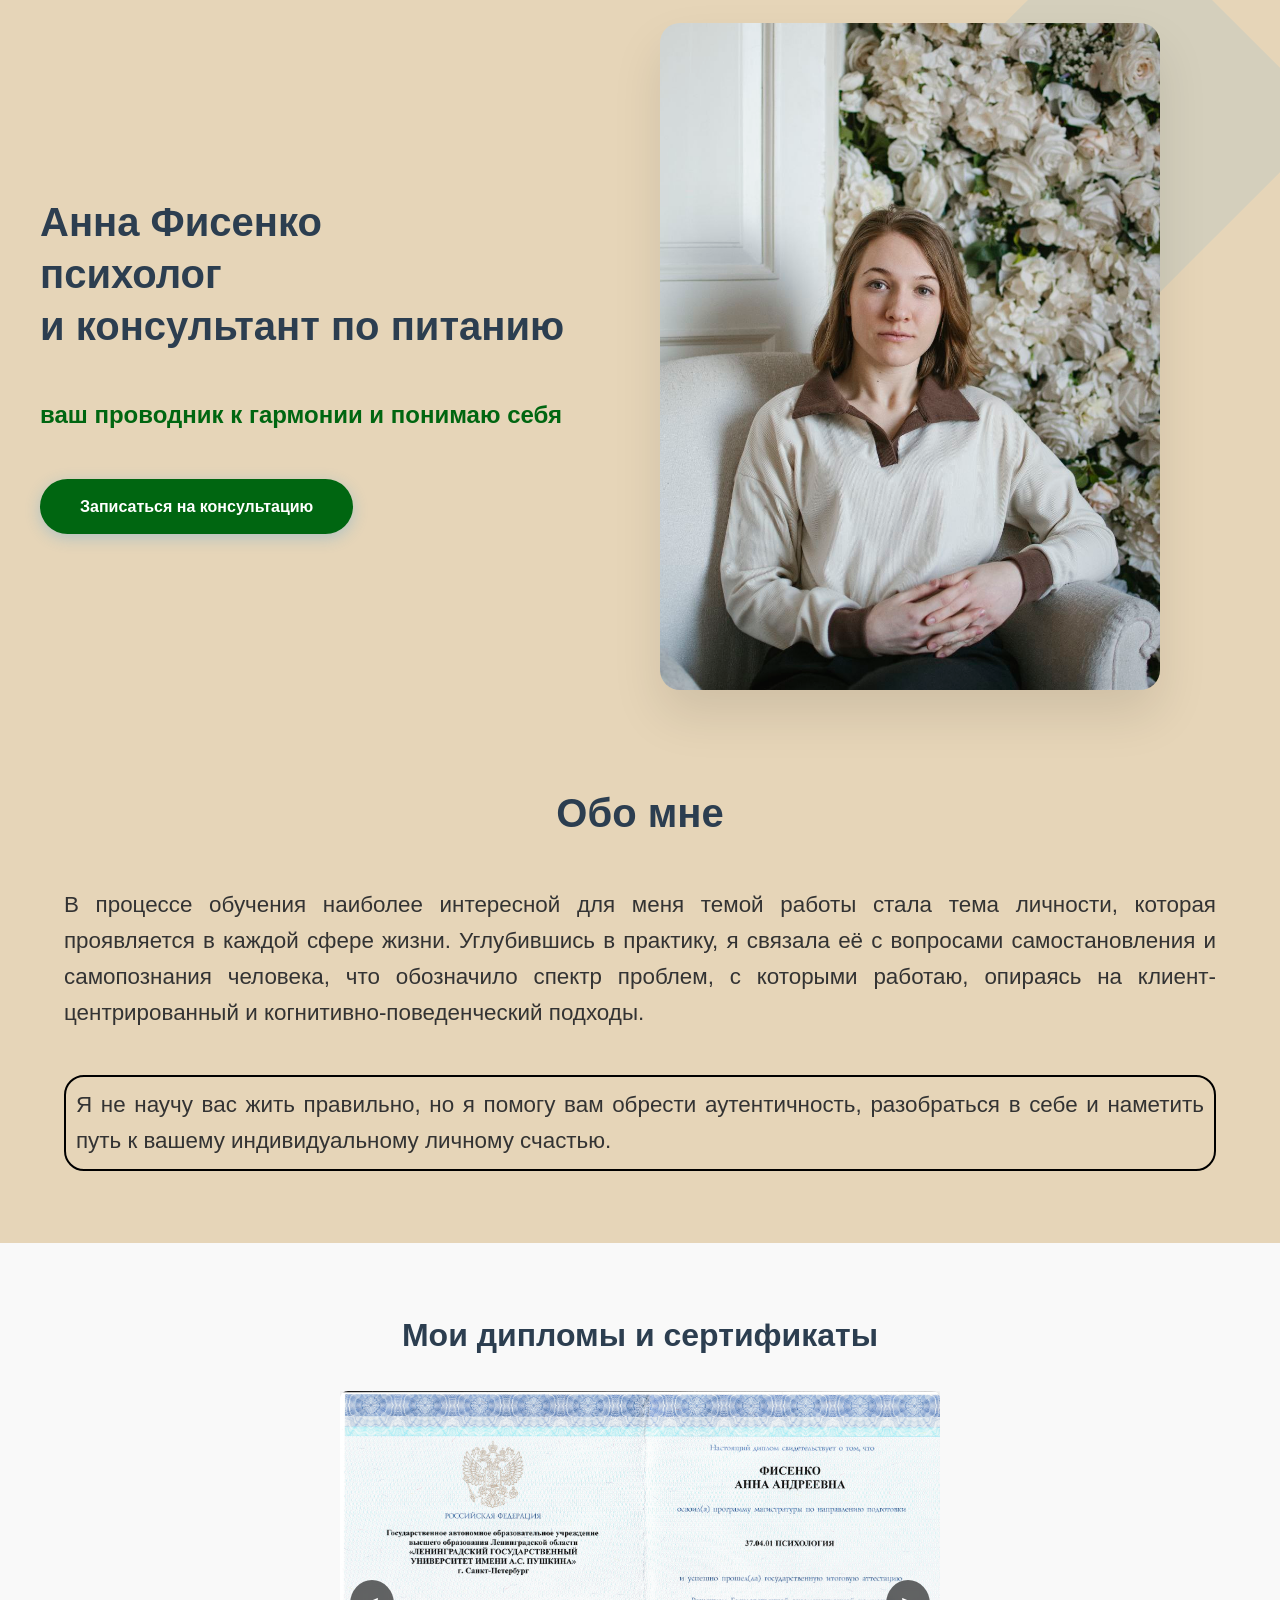
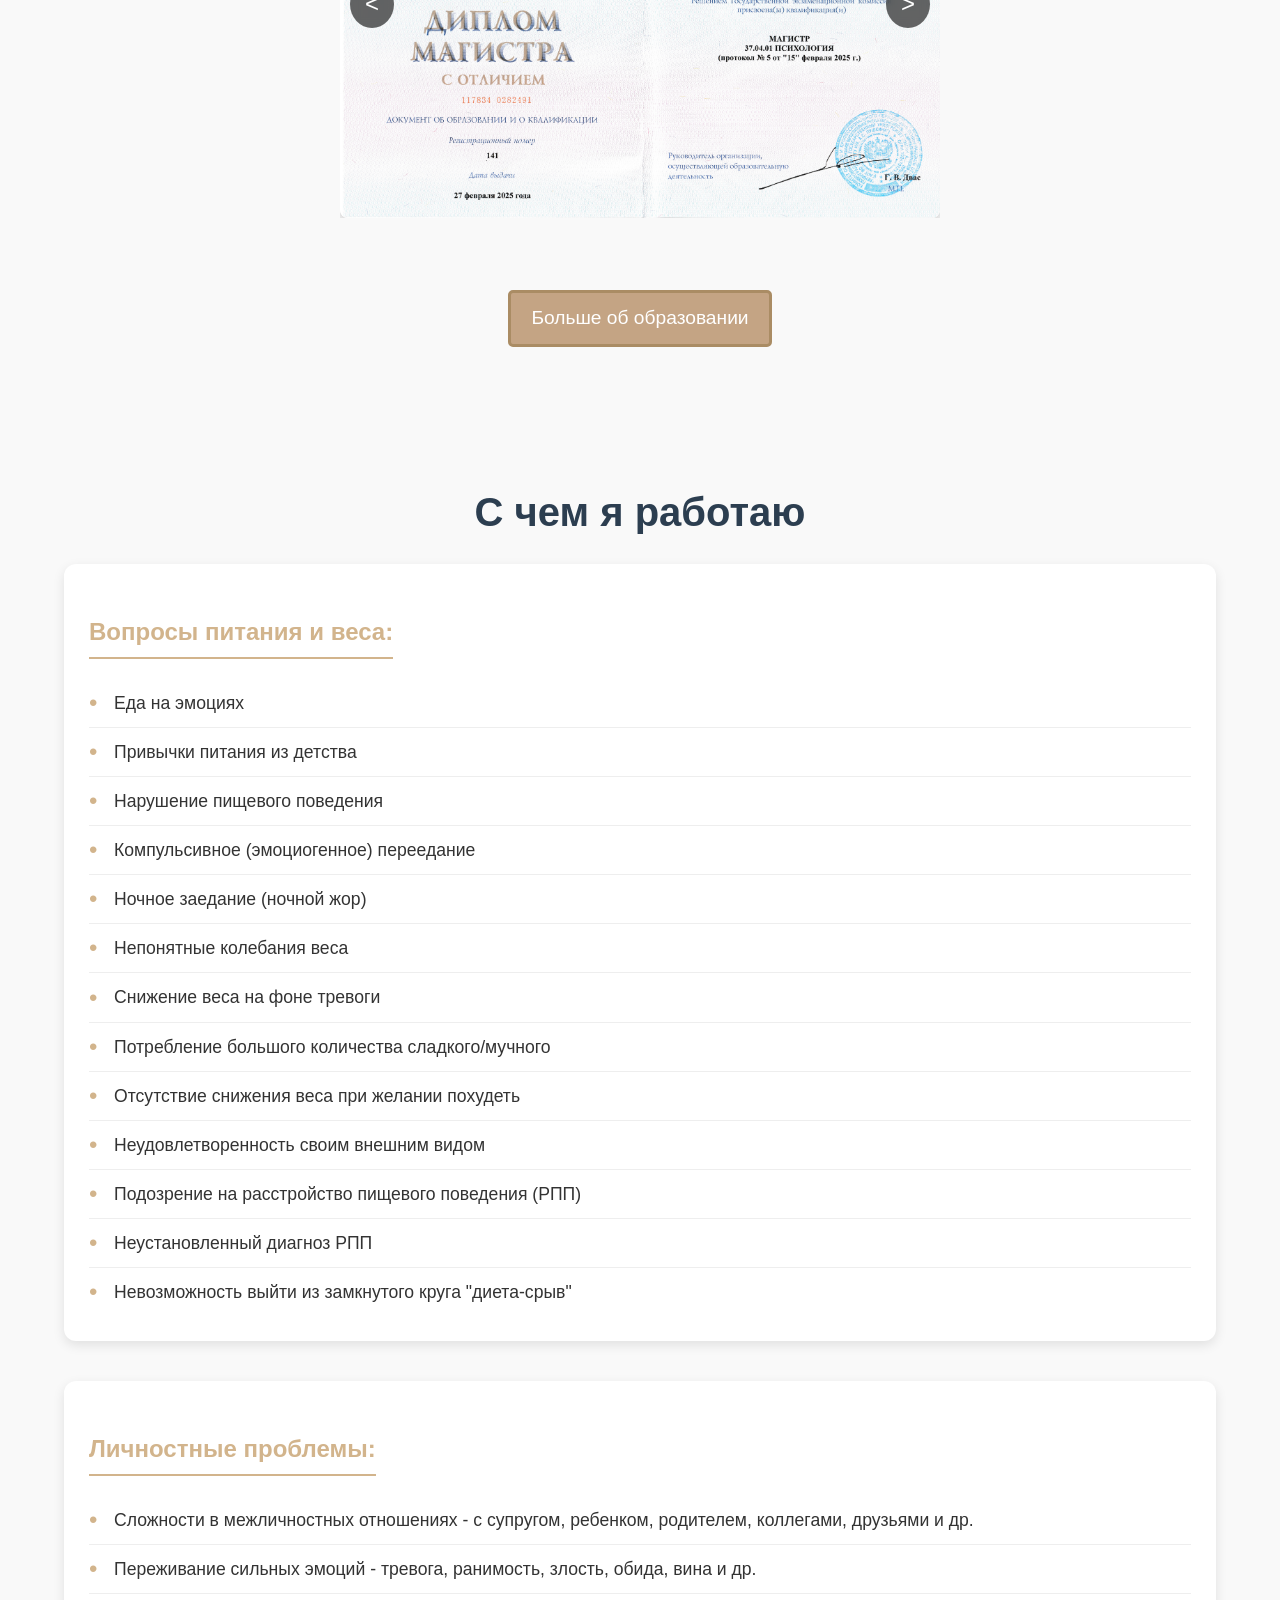
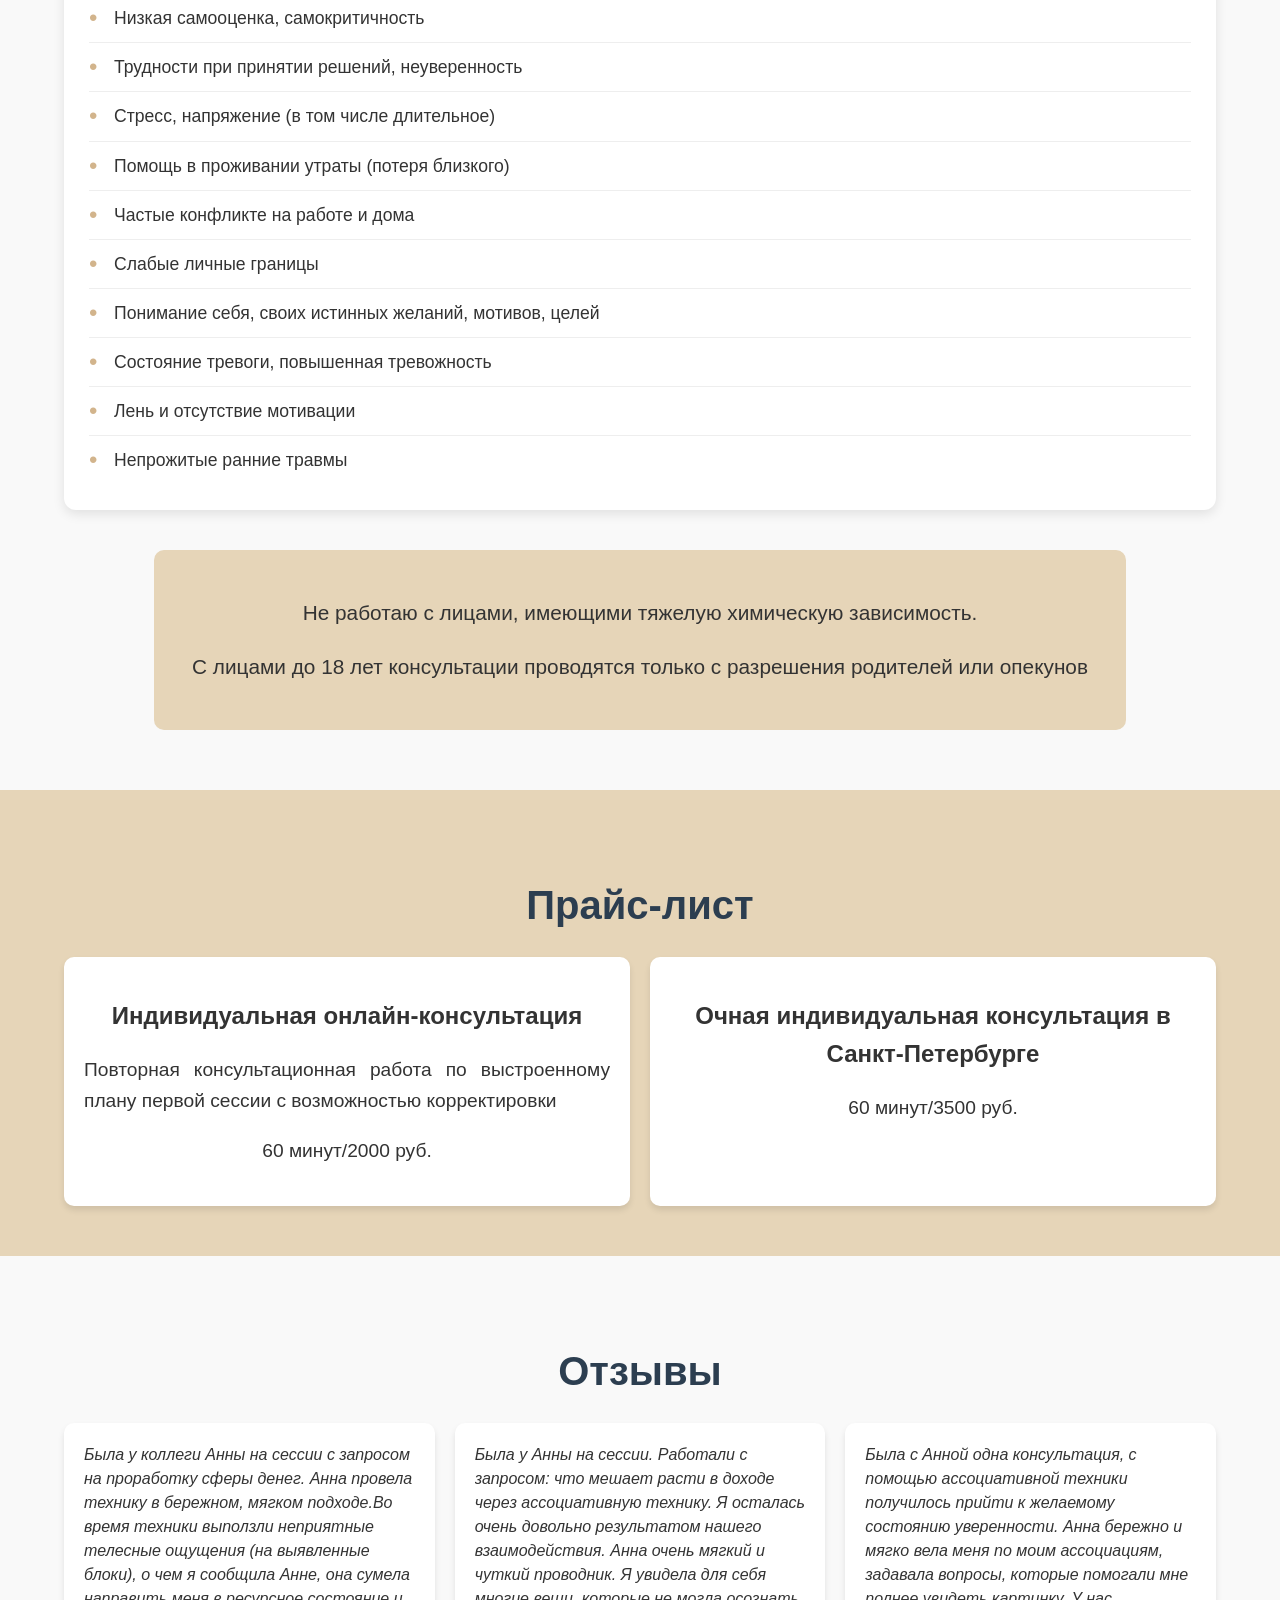
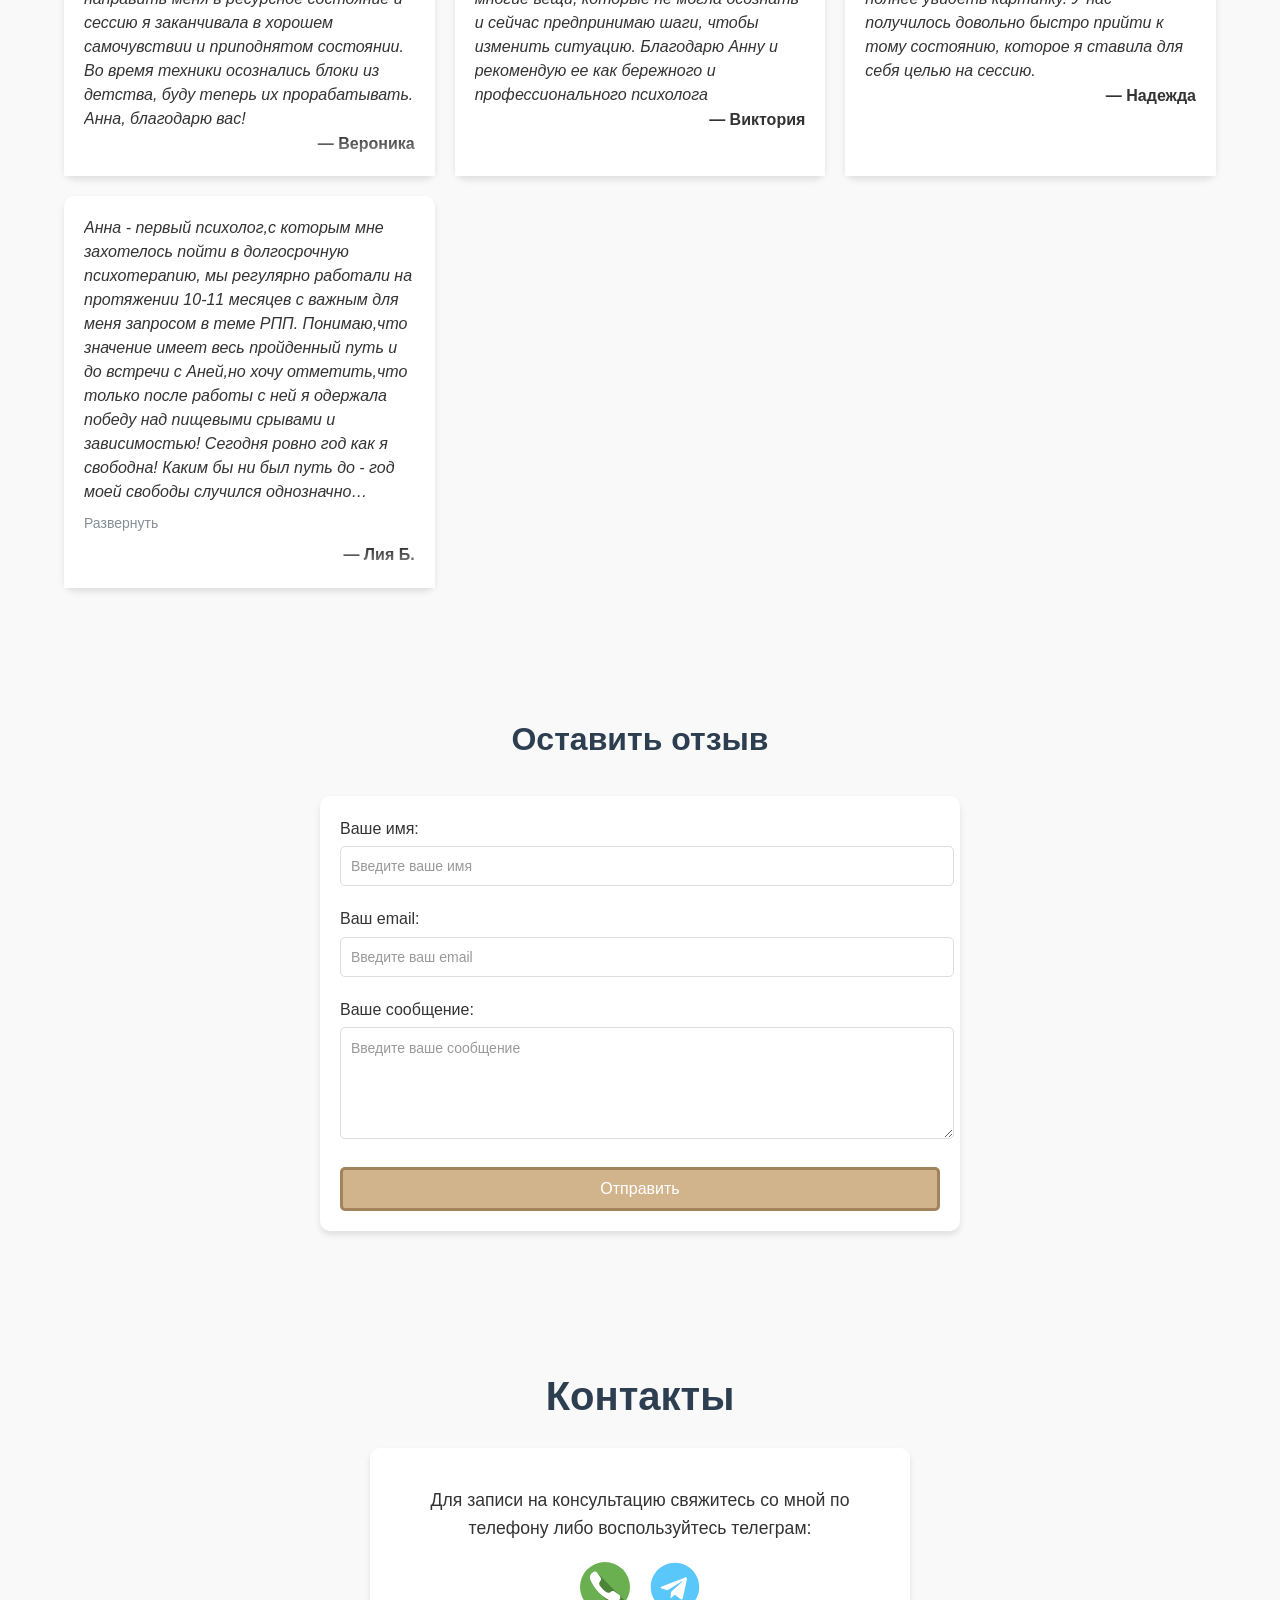
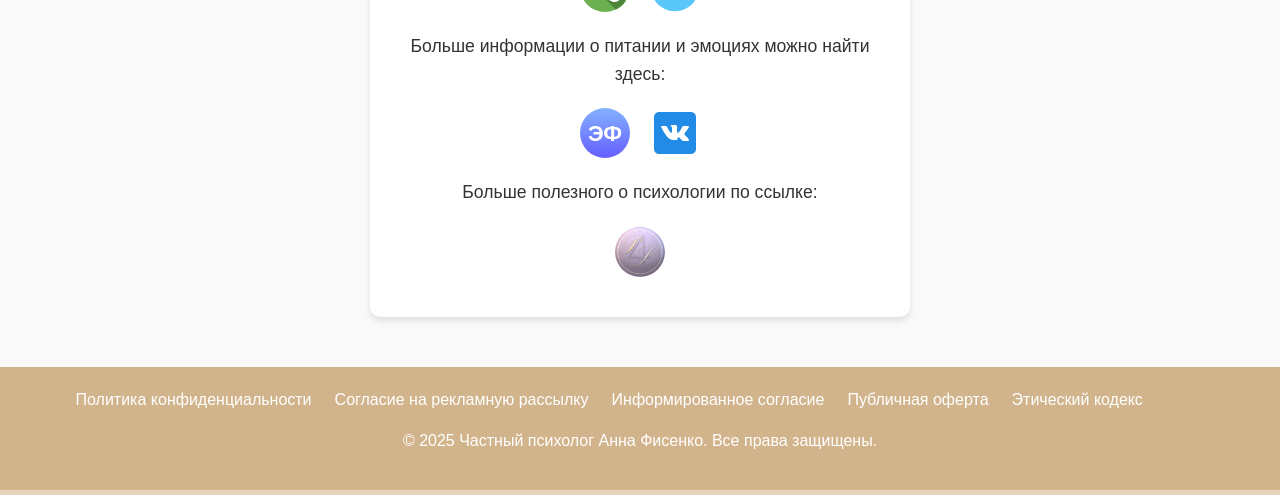
<file: docs/index.html>
<!DOCTYPE html>
<html lang="ru">
<head>
  <meta charset="UTF-8">
  <meta name="viewport" content="width=device-width, initial-scale=1.0">
  <meta name="author" content="Анна Фисенко">
  <meta name="description" content="Анна Фисенко — профессиональный психолог и консультант по питанию. Помощь при РПП, эмоциональном переедании, тревожности, проблемах с самооценкой и отношениями. Индивидуальные онлайн и очные консультации в Санкт-Петербурге. Запись на приём.">
  <meta name="keywords" content="психолог СПб, консультант по питанию, психолог онлайн, РПП лечение, пищевое поведение, эмоциональное переедание, психолог Анна Фисенко, психотерапия, тревожность, низкая самооценка, семейный психолог, консультация психолога, снижение веса, расстройство пищевого поведения, психологическая помощь, когнитивно-поведенческая терапия, психолог Санкт-Петербург, психолог для женщин, личностные проблемы, работа с эмоциями, психолог цены">
  <meta name="robots" content="index, follow, max-snippet:-1, max-image-preview:large, max-video-preview:-1">
  <meta name="geo.placename" content="Санкт-Петербург, Россия">
  <meta name="geo.region" content="RU-SPE">
  <meta name="language" content="Russian">

<!-- Yandex.Metrika counter -->
<script type="text/javascript">
    (function(m,e,t,r,i,k,a){
        m[i]=m[i]||function(){(m[i].a=m[i].a||[]).push(arguments)};
        m[i].l=1*new Date();
        for (var j = 0; j < document.scripts.length; j++) {if (document.scripts[j].src === r) { return; }}
        k=e.createElement(t),a=e.getElementsByTagName(t)[0],k.async=1,k.src=r,a.parentNode.insertBefore(k,a)
    })(window, document,'script','https://mc.yandex.ru/metrika/tag.js?id=106427238', 'ym');

    ym(106427238, 'init', {ssr:true, webvisor:true, clickmap:true, ecommerce:"dataLayer", referrer: document.referrer, url: location.href, accurateTrackBounce:true, trackLinks:true});
</script>
<noscript><div><img src="https://mc.yandex.ru/watch/106427238" style="position:absolute; left:-9999px;" alt="" /></div></noscript>
<!-- /Yandex.Metrika counter -->

  <title>Психолог и консультант по питанию Анна Фисенко | Помощь при РПП, тревожности в СПб</title>
  <link rel="stylesheet" href="styles.css">
  <script src="script.js"></script>

  <link rel="icon" type="image/png" href="favicons/favicon-96x96.png" sizes="96x96" />
  <link rel="icon" type="image/svg+xml" href="favicons/favicon.svg" />
  <link rel="shortcut icon" href="favicons/favicon.ico" />
  <link rel="apple-touch-icon" sizes="180x180" href="favicons/apple-touch-icon.png" />
  <meta name="apple-mobile-web-app-title" content="MyWebSite" />
  <link rel="manifest" href="favicons/site.webmanifest" />
  <link rel="sitemap" type="application/xml" href="/sitemap.xml">

</head>
<body>
  <section class="hero">
    <div class="hero-container">
      <!-- Текстовый блок -->
      <div class="hero-content">

        <h1 class="hero-title">Анна Фисенко
        <br>психолог<br> и консультант по питанию</h1>

        <h2 class = "hero-title_2"><span>ваш проводник к гармонии и понимаю себя</span></h2>
        <div class="hero-actions">
          <a href="https://www.b17.ru/anna_n/#consultation" class="btn-primary">Записаться на консультацию</a>
        </div>
      </div>

      <!-- Изображение -->
      <div class="hero-image">
        <img src="psy.jpg" alt="Психолог Анна Иванова" loading="lazy">
        <div class="hero-image-decor"></div> <!-- Декоративный элемент -->
      </div>
    </div>

    <!-- Индикатор прокрутки -->
    <div class="scroll-indicator">
      <span></span>
    </div>
  </section>
  <!--
	<header class="header">
		<div class="container">
			<div class="header-sub">
				<img src="psy.jpg" alt="Анна" class="about__image">
			</div>
			<div class="header-sub">
				<h1 class="header__title">Анна Фисенко</h1>
				<h2 class="header__subtitle">Психолог</h2>
           <h2 class="header__subtitle">и </h2>
				<h3 class="header__subtitle">консультант по питанию</h3>


        <div class = "header_add_info">
				<p class="header__subtitle">Ваш проводник к гармонии и </p>
				<p class="header__subtitle">пониманию себя</p>
			<a href="https://wa.me/79811658142" class="header__button">Записаться по телефону</a>
			<a href="https://t.me/Anna_FN_Psy" class="header__button">Записаться через телеграм</a>

      </div>

			</div>

		</div>

	</header>-->

  <section class="about fade-in">
    <div class="container">
      <h2 class="section-title">Обо мне</h2>
      <div class="about__content">
        <p class="about__text_2">
          В процессе обучения наиболее интересной для меня темой работы стала тема личности, которая проявляется в каждой сфере жизни. Углубившись в практику, я связала её с вопросами самостановления и самопознания человека, что обозначило спектр проблем, с которыми работаю, опираясь на клиент-центрированный и когнитивно-поведенческий подходы.
          </p>

      </div>
      <p class="about__text_2" style = "border: 2px solid black; padding: 10px; border-radius: 20px;">
        Я не научу вас жить правильно, но я помогу вам обрести аутентичность, разобраться в себе и наметить путь к вашему индивидуальному личному счастью.
      </p>
    </div>
  </section>
	<section class="diplomas-section">
    <div class="container">
        <h2 class="diplomas-title">Мои дипломы и сертификаты</h2>
        <div class="gallery-container">
            <button class="nav-gallery-button" id="prevButton">&lt;</button>
            <div class="gallery">
                <div class="gallery-track">
                    <img src="./diplomas/diploma1.jpeg" alt="Диплом 1" class="gallery-image">
                    <img src="./diplomas/diploma2.jpeg" alt="Диплом 2" class="gallery-image">
                    <img src="./diplomas/diploma3.jpeg" alt="Диплом 3" class="gallery-image">
                    <img src="./diplomas/diploma4.jpeg" alt="Диплом 4" class="gallery-image">
                    <img src="./diplomas/diploma5.jpeg" alt="Диплом 5" class="gallery-image">
                    <img src="./diplomas/diploma6.jpeg" alt="Диплом 6" class="gallery-image">
                    <!-- <img src="./diplomas/diploma7.jpg" alt="Диплом 7" class="gallery-image">
                    <img src="./diplomas/diploma8.png" alt="Диплом 8" class="gallery-image">
                    <img src="./diplomas/diploma9.jpg" alt="Диплом 9" class="gallery-image">
                    <img src="./diplomas/diploma10.png" alt="Диплом 10" class="gallery-image">
                    <img src="./diplomas/diploma11.png" alt="Диплом 11" class="gallery-image">
                    <img src="./diplomas/diploma12.png" alt="Диплом 12" class="gallery-image">
                    <img src="./diplomas/diploma13.jpg" alt="Диплом 13" class="gallery-image">-->

                </div>
            </div>
            <button class="nav-gallery-button" id="nextButton">&gt;</button>
        </div>

        <div id="modal" class="modal">
            <span class="close">&times;</span>
            <div class="modal-navigation">
                <div class="modal-nav-area left" id="modalPrev"></div>
                <img class="modal-content" id="modalImage">
                <div class="modal-nav-area right" id="modalNext"></div>
            </div>
        </div>
        <div class = "education_button">
          <a href = "https://www.b17.ru/anna_n/#vuz" class = "header__button" > Больше об образовании</a>
        </div>
    </div>
</section>

<script>
  let currentIndex = 0;
  const images = document.querySelectorAll('.gallery-image');
  const modal = document.getElementById('modal');
  const modalImage = document.getElementById('modalImage');
  const modalPrev = document.getElementById('modalPrev');
  const modalNext = document.getElementById('modalNext');
  let touchStartX = 0;
  let isSwiping = false;

  function updateGallery() {
      images.forEach((img, index) => {
          img.classList.toggle('active', index === currentIndex);
      });
  }

  document.getElementById('prevButton').addEventListener('click', () => {
      if (currentIndex > 0) {
          currentIndex--;
          updateGallery();
      }
  });

  document.getElementById('nextButton').addEventListener('click', () => {
      if (currentIndex < images.length - 1) {
          currentIndex++;
          updateGallery();
      }
  });

  images.forEach((img, index) => {
      img.addEventListener('click', () => {
          currentIndex = index;
          openModal();
      });
  });

  function openModal() {
      if (modal.style.display !== 'block') {
          modalImage.src = images[currentIndex].src;
          modal.style.display = 'block';
          document.body.style.overflow = 'hidden';
      }
  }

  document.querySelector('.close').addEventListener('click', closeModal);
  modal.addEventListener('click', (e) => {
      if (e.target === modal) closeModal();
  });

  function closeModal() {
      modal.style.display = 'none';
      document.body.style.overflow = 'auto';
  }

  modalPrev.addEventListener('click', () => {
      if (currentIndex > 0) {
          currentIndex--;
          modalImage.src = images[currentIndex].src;
      }
  });

  modalNext.addEventListener('click', () => {
      if (currentIndex < images.length - 1) {
          currentIndex++;
          modalImage.src = images[currentIndex].src;
      }
  });

  // Свайпы в модальном режиме
  modal.addEventListener('touchstart', (e) => {
      touchStartX = e.touches[0].clientX;
      isSwiping = true;
  });

  modal.addEventListener('touchmove', (e) => {
      if (!isSwiping) return;
      e.preventDefault();
  });

  modal.addEventListener('touchend', (e) => {
      if (!isSwiping) return;
      isSwiping = false;
      handleSwipe(e.changedTouches[0].clientX, true);
  });

  // Свайпы в основной галерее (мобильная версия)
  document.querySelector('.gallery-container').addEventListener('touchstart', (e) => {
      touchStartX = e.touches[0].clientX;
      isSwiping = true;
  });

  document.querySelector('.gallery-container').addEventListener('touchmove', (e) => {
      if (!isSwiping) return;
      e.preventDefault();
  });

  document.querySelector('.gallery-container').addEventListener('touchend', (e) => {
      if (!isSwiping) return;
      isSwiping = false;
      handleSwipe(e.changedTouches[0].clientX, false);
  });

  function handleSwipe(endX, isModal) {
      const diff = touchStartX - endX;
      const swipeThreshold = 50;

      if (Math.abs(diff) > swipeThreshold) {
          if (diff > 0 && currentIndex < images.length - 1) currentIndex++;
          else if (diff < 0 && currentIndex > 0) currentIndex--;

          if (isModal) modalImage.src = images[currentIndex].src;
          else updateGallery();
      }
  }

  document.addEventListener("DOMContentLoaded", () => {
      modal.style.display = 'none'; // Гарантированное скрытие модального окна при загрузке страницы
      updateGallery();
  });

  // Обработчики клавиш для перелистывания на десктопе
  document.addEventListener('keydown', (e) => {
      // Стрелка влево
      if (e.key === 'ArrowLeft') {
          if (currentIndex > 0) {
              currentIndex--;
              modalImage.src = images[currentIndex].src;
          }
      }
      // Стрелка вправо
      else if (e.key === 'ArrowRight') {
          if (currentIndex < images.length - 1) {
              currentIndex++;
              modalImage.src = images[currentIndex].src;
          }
      }
      // Закрытие галереи на клавишу ESC
      else if (e.key === 'Escape') {
          closeModal();
      }
  });
  </script>






<!--
  <section class="services fade-in">
    <div class="container">
      <h2 class="section-title">Услуги</h2>
      <div class="services__grid">
        <div class="service">
          <h3 class="service__title">Встреча-знакомство</h3>
          <p class="service__description">60-минутная сессия, направленная на решение ваших запросов.</p>
        </div>
        <div class="service">
          <h3 class="service__title">Индивидуальная консультация</h3>
          <p class="service__description">Работа с парами и семьями для улучшения взаимоотношений.</p>
        </div>
        <div class="service">
          <h3 class="service__title">Работа с ассоциацией</h3>
          <p class="service__description">Помощь в постановке целей и их достижении.</p>
        </div>
      </div>
    </div>
  </section>
-->

  <section class="problems fade-in">
    <div class="container">
      <h2 class="section-title">С чем я работаю</h2>
      <div class="work">
        <div class="problems__category">
          <h3 class="problems__subtitle">Вопросы питания и веса:</h3>
          <ul class="problems__list">

            <li class="problems__item">Еда на эмоциях</li>
            <li class="problems__item">Привычки питания из детства</li>
            <li class="problems__item">Нарушение пищевого поведения</li>
            <li class="problems__item">Компульсивное (эмоциогенное) переедание</li>
            <li class="problems__item">Ночное заедание (ночной жор)</li>
            <li class="problems__item">Непонятные колебания веса</li>
            <li class="problems__item">Снижение веса на фоне тревоги</li>
            <li class="problems__item">Потребление большого количества сладкого/мучного</li>
            <li class="problems__item">Отсутствие снижения веса при желании похудеть</li>
            <li class="problems__item">Неудовлетворенность своим внешним видом</li>
            <li class="problems__item">Подозрение на расстройство пищевого поведения (РПП)</li>
            <li class="problems__item">Неустановленный диагноз РПП</li>
            <li class="problems__item">Невозможность выйти из замкнутого круга "диета-срыв"</li>


          </ul>
        </div>

        <div class="problems__category">
          <h3 class="problems__subtitle">Личностные проблемы:</h3>
          <ul class="problems__list">

            <li class="problems__item">Сложности в межличностных отношениях - с супругом, ребенком, родителем, коллегами, друзьями и др.</li>
            <li class="problems__item">Переживание сильных эмоций - тревога, ранимость, злость, обида, вина и др.</li>
            <li class="problems__item">Низкая самооценка, самокритичность</li>
            <li class="problems__item">Трудности при принятии решений, неуверенность</li>
            <li class="problems__item">Стресс, напряжение (в том числе длительное)</li>
            <li class="problems__item">Помощь в проживании утраты (потеря близкого)</li>
            <li class="problems__item">Частые конфликте на работе и дома</li>
            <li class="problems__item">Слабые личные границы</li>
            <li class="problems__item">Понимание себя, своих истинных желаний, мотивов, целей</li>
            <li class="problems__item">Состояние тревоги, повышенная тревожность</li>
            <li class="problems__item">Лень и отсутствие мотивации</li>
            <li class="problems__item">Непрожитые ранние травмы</li>

          </ul>
        </div>
      </div>
    </div>
  <div class = "notification">
    <p>Не работаю с лицами, имеющими тяжелую химическую зависимость.</p><p> С лицами до 18 лет консультации проводятся только с разрешения родителей или опекунов</p>
  </div>
  </section>



  <section class="pricing fade-in">
    <div class="container">
      <h2 class="section-title">Прайс-лист</h2>
      <div class="pricing__table">
        <!--
        <div class="pricing__item">
          <h2 class="pricing__title">Встреча-знакомство (онлайн-формат)</h2>
          <p class = "pricing__price">Первая консультация, где мы познакомимся лично, разберем ваши запросы, определим приоритеты и направление работы и  выстроим комфортный для вас план</p>
          <p class="pricing__price_2">60 минут/1000 руб.</p>
        </div>-->
        <div class="pricing__item">
          <h2 class="pricing__title">Индивидуальная онлайн-консультация</h2>
          <p class="pricing__price">Повторная консультационная работа по выстроенному плану первой сессии с возможностью корректировки</p>
          <p  class="pricing__price_2" >60 минут/2000 руб.</p>
        </div>
                <div class="pricing__item">
          <h2 class="pricing__title">Очная индивидуальная консультация в Санкт-Петербурге</h2>
          <p  class="pricing__price_2" >60 минут/3500 руб.</p>
        </div>

      </div>
    </div>
  </section>

<section class="reviews fade-in">
  <div class="container">
    <h2 class="section-title">Отзывы</h2>
    <div class="reviews__grid">
      <div class="review">
        <div class="review__text-container">
          <p class="review__text">Была у коллеги Анны на сессии с запросом на проработку сферы денег.
            Анна провела технику в бережном, мягком подходе.Во время техники выползли неприятные телесные ощущения (на выявленные блоки), о чем я сообщила Анне, она сумела направить меня в ресурсное состояние и сессию я заканчивала в хорошем самочувствии и приподнятом состоянии. Во время техники осознались блоки из детства, буду теперь их прорабатывать.
            Анна, благодарю вас!</p>
        </div>
        <button class="review__expand-btn">Развернуть</button>
        <p class="review__author">— Вероника</p>
      </div>

      <div class="review">
        <div class="review__text-container">
          <p class="review__text">Была у Анны на сессии. Работали с запросом: что мешает расти в доходе через ассоциативную технику. Я осталась очень довольно результатом нашего взаимодействия. Анна очень мягкий и чуткий проводник. Я увидела для себя многие вещи, которые не могла осознать и сейчас предпринимаю шаги, чтобы изменить ситуацию. Благодарю Анну и рекомендую ее как бережного и профессионального психолога</p>
        </div>
        <button class="review__expand-btn">Развернуть</button>
        <p class="review__author">— Виктория</p>
      </div>

      <div class="review">
        <div class="review__text-container">
          <p class="review__text">Была с Анной одна консультация, с помощью ассоциативной техники получилось прийти к желаемому состоянию уверенности. Анна бережно и мягко вела меня по моим ассоциациям, задавала вопросы, которые помогали мне полнее увидеть картинку.
            У нас получилось довольно быстро прийти к тому состоянию, которое я ставила для себя целью на сессию.</p>
        </div>
        <button class="review__expand-btn">Развернуть</button>
        <p class="review__author">— Надежда</p>
      </div>

      <div class="review">
        <div class="review__text-container">
          <p class="review__text">Анна - первый психолог,с которым мне захотелось пойти в долгосрочную психотерапию, мы регулярно работали на протяжении 10-11 месяцев с важным для меня запросом в теме РПП. Понимаю,что значение имеет весь пройденный путь и до встречи с Аней,но хочу отметить,что только после работы с ней я одержала победу над пищевыми срывами и зависимостью! Сегодня ровно год как я свободна! Каким бы ни был путь до - год моей свободы случился однозначно благодаря работе с Аней. Здесь хочется подчеркнуть именно слово "работа"- успешная психотерапия - это глубокий совместный труд и встраивание рекомендаций, упражнения, инструменты - имеют такое же значение,как и сам процесс терапии.

          На мой взгляд,Анна - очень бережный профессионал, для меня было важно, что это была не просто работа от сессии до сессии,а психологическое сопровождение, поддержка, где было много человеческой заботы и участия.
          Это был очень тяжёлый путь, где от точки рыданий от боли "Аня, я не смогу, я хочу сожрать всё,что вижу на своём пути,я сорвусь, у меня не получается,мне больно и страшно" до точки слёз радости"Аня, мой первый год свободы, у меня получилось!" - было много разного,тяжелого,радостного, невыносимого, нового - живого! И всё это мне помогала выдерживать Аня!

          Помимо решения основного запроса (а 15 лет рпп это вам не шутки), параллельно во время работы освещались и решились ещё несколько беспокоящих меня тем из других сфер жизни.

          Я благодарю Аню и рекомендую её как прекрасного профессионала, если вы готовы к активной работе и сотрудничеству.
          </p>
        </div>
        <button class="review__expand-btn">Развернуть</button>
        <p class="review__author">— Лия Б.</p>
      </div>
    </div>
  </div>
</section>

  <section class="contact-form-section">
    <div class="container">
        <h2 class="contact-form-title">Оставить отзыв</h2>
        <form id="feedbackForm" class="contact-form">
            <div class="form-group">
                <label for="name">Ваше имя:</label>
                <input type="text" class="form-placeholder" name="name" required placeholder="Введите ваше имя">
            </div>
            <div class="form-group">
                <label for="email">Ваш email:</label>
                <input type="email" class="form-placeholder" name="email" required placeholder="Введите ваш email">
            </div>
            <div class="form-group">
                <label for="message">Ваше сообщение:</label>
                <textarea class="form-placeholder" name="message" rows="5" required placeholder="Введите ваше сообщение"></textarea>
            </div>
            <button type="submit" class="submit-button">Отправить</button>
        </form>
    </div>
	</section>

  <section id="contact" class="contact fade-in">
    <div class="container">
      <h2 class="section-title">Контакты</h2>
      <div class="contact__info">
        <p class="contact__text">Для записи на консультацию свяжитесь со мной по телефону либо воспользуйтесь телеграм:</p>

        <!-- Контейнер для иконок -->
        <div class="contact__icons">
          <a href="tel:+79811658142" class="contact__icon">
            <img src="phone.svg" alt="Телефон">
          </a>
          <a href="https://t.me/Anna_FN_Psy" class="contact__icon">
            <img src="Telegram.svg" alt="Telegram">
          </a>
        </div>

        <p class="contact__text">Больше информации о питании и эмоциях можно найти здесь:</p>
        <div class="contact__icons">
          <!--
          <a href="https://www.b17.ru/anna_n/" class="contact__icon">
            <img src="b17.png" alt="Телефон" style = "border-radius: 100px;">
          </a>
          -->
          <a href="https://t.me/NutrioEmotions_Psy4Life" class="contact__icon">
            <img src="logo-tg-1.svg" alt="Telegram" class = "logo-tg-1">
          </a>
          <a href="https://vk.com/annaf_harmony_4_u" class="contact__icon">
            <img src="vk.png" alt="Telegram" >
          </a>
          </div>

          <p class="contact__text">Больше полезного о психологии по ссылке:</p>
          <div class="contact__icons">

          <a href="https://t.me/Anna_FN_Psy4Life" class="contact__icon">
            <img src="logo-tg-2.jpg" alt="Telegram" class = "logo-tg-1">
          </a>

        </div>
      </div>
    </div>
  </section>

<!--
	<section class="documents-section">
		<div class="container">
			<h2 class="documents-title">Документы</h2>
			<div class="documents-links">
				<a href="path/to/consent.pdf" class="document-link" download>
					<span class="document-icon">📄</span>
					Согласие на обработку персональных данных
				</a>
				<a href="path/to/privacy.pdf" class="document-link" download>
					<span class="document-icon">📄</span>
					Условия конфиденциальности
				</a>
				<a href="path/to/contract.pdf" class="document-link" download>
					<span class="document-icon">📄</span>
					Договор на оказание платных услуг
				</a>
			</div>
		</div>
	</section>-->
  <footer class="footer">
    <div class="container">
      <div class="footer-docs">
        <div class = "footer-doc">
          <a href = "documents/docs_20_Jan/Политика_конфиденциальности_от_03_12_25.pdf">Политика конфиденциальности</a>
        </div>
        <div class = "footer-doc">
          <a href = "documents/docs_20_Jan/Согласие_на_рекламную_рассылку_от_03_12_25.pdf">Согласие на рекламную рассылку</a>
        </div>
        <div class = "footer-doc">
          <a href = "documents/docs_20_Jan/Информированное_добровольное_согласие_на_консультирование_от_04.pdf">Информированное согласие</a>
        </div>
        <div class = "footer-doc">
          <a href = "documents/docs_20_Jan/Публичная оферта от 04.12.25.pdf">Публичная оферта</a>
        </div>
        <div class = "footer-doc">
          <a href = "documents/docs_20_Jan/ЭКП от 14.02.2012.pdf">Этический кодекc</a>
        </div>
      </div>
      <p class="footer__text">© 2025 Частный психолог Анна Фисенко. Все права защищены.</p>
    </div>
  </footer>

  <script>
    document.querySelectorAll('.diploma-image').forEach(image => {
        image.addEventListener('click', () => {
            // Переключаем класс 'zoomed' при клике
            image.classList.toggle('zoomed');
        });
    });
</script>
<script>
    document.getElementById('feedbackForm').addEventListener('submit', function (event) {
        event.preventDefault(); // Предотвращаем стандартную отправку формы

        // Собираем данные из формы
        const formData = new FormData(this);

        // Пример вывода данных в консоль (замените на отправку на сервер)
        for (let [key, value] of formData.entries()) {
            console.log(`${key}: ${value}`);
        }

        // Выводим сообщение об успешной отправке
        alert('Ваше сообщение успешно отправлено!');
        this.reset(); // Очищаем форму
    });
</script>
</body>
</html>
</file>
<file: docs/styles.css>
/* Общие стили */
body {
  font-family: 'Arial', sans-serif;
  margin: 0;
  padding: 0;
  color: #333;
  line-height: 1.6;
  background-color:#E6D5B8;
}
.about__text_2 {
  font-size: 1.4rem; /* Размер текста */
  line-height: 1.6; /* Межстрочный интервал для удобства чтения */
  text-align: justify;
}
.container {
  width: 90%;
  max-width: 1200px;
  margin: 0 auto;
}

.section-title {
  text-align: center;
  font-size: 2.5rem;
  margin-bottom: 2rem;
  color: #2c3e50;
}

.work{
  font-size: 1.5rem;
}


/* Шапка */
.header {
  background: #D2B48C;
  color: #fff;
  padding: 100px 0;
  text-align: center;
}

.header__title {
  font-size: 3rem;
  margin: 0;
}

.header__subtitle {
  font-size: 1.5rem;
  margin: 10px 0 20px;
}

.header__button {
  background: #C4A484;
  color: #fff;
  padding: 10px 20px;
  text-decoration: none;
  border-radius: 5px;
  border: 3px solid;

  border-color: #AA8C64;
  font-size: 1.2rem;
  display: inline-block;
  margin-top: 50px;
}
.header__button:hover{
	background-color:#AA8C64;
}

/* Обо мне */
.about {
  padding: 50px 0;
}

.about__content {
  display: flex;
  align-items: center;
  gap: 20px;
}

.about__image {
  width: 200px;
  border-radius: 10px;

}

.about__text {
  font-size: 1.1rem;
}

/* Услуги */
.services {
  background: #f9f9f9;
  padding: 50px 0;
}

.services__grid {
  display: grid;
  grid-template-columns: repeat(auto-fit, minmax(300px, 1fr));
  gap: 20px;
}

.service {
  background: #fff;
  padding: 20px;
  border-radius: 10px;
  box-shadow: 0 4px 6px rgba(0, 0, 0, 0.1);
}

.service__title {
  font-size: 1.5rem;
  margin-bottom: 10px;
  text-align: center;
}

/* Прайс-лист */
.pricing {
  padding: 50px 0;
  text-align: center;
}

.pricing__table {
  display: grid;
  grid-template-columns: repeat(auto-fit, minmax(250px, 1fr));
  gap: 20px;
}

.pricing__item {
  background: #fff;
  padding: 20px;
  border-radius: 10px;
  box-shadow: 0 4px 6px rgba(0, 0, 0, 0.1);
}

.pricing__price {
  font-size: 1.2rem;
  text-align: justify;

}
.pricing__price_2 {
  font-size: 1.2rem;
  text-align: center;

}
/* Отзывы */
.reviews {
  background: #f9f9f9;
  padding: 50px 0;
}

.reviews__grid {
  display: grid;
  grid-template-columns: repeat(auto-fit, minmax(300px, 1fr));
  gap: 20px;
}

.review {
  background: #fff;
  padding: 20px;
  border-radius: 10px;
  box-shadow: 0 4px 6px rgba(0, 0, 0, 0.1);
  position: relative;
}

.review__text-container {
  display: -webkit-box;
  -webkit-line-clamp: 12; /* Количество строк */
  -webkit-box-orient: vertical;
  overflow: hidden;
}

.review__text-container.expanded {
  -webkit-line-clamp: unset;
  display: block;
}

.review__text {
  font-style: italic;
  line-height: 1.5;
  margin: 0;
}

/* Градиент для плавного перехода (только когда текст обрезан) */
.review__text-container:not(.expanded)::after {
  content: "";
  position: absolute;
  bottom: 0;
  left: 0;
  right: 0;
  height: 40px;
  background: linear-gradient(transparent, white);
  pointer-events: none;
}

.review__expand-btn {
  color: #868e96;
  background-color: white;
  border: none;
  cursor: pointer;
  border-radius: 5px;
  padding-left: 0;
  margin: 10px 0;
  font-size: 14px;
  transition: background-color 0.3s ease;
}

.review__expand-btn:hover {
  color:#727980;
}

.review__expand-btn.hidden {
  display: none; /* Скрываем кнопку, если текст не требует ограничения */
}

.review__author {
  text-align: right;
  font-weight: bold;
  margin: 0;
}

/* Контакты */
.contact {
  padding: 50px 0;
  text-align: center;
}

.contact__info {
  background: #fff;
  padding: 20px;
  border-radius: 10px;
  box-shadow: 0 4px 6px rgba(0, 0, 0, 0.1);
  max-width: 500px;
  margin: 0 auto;
}

.contact__phone, .contact__whatsapp {
  display: inline-block;
  color: #fff;
  padding: 10px 20px;
  text-decoration: none;
  border-radius: 5px;
  margin: 10px 0;
  font-size: 1.2rem;
    border: 3px, solid;
}
.contact__phone:hover{
	background:#24689b;
}

.contact__whatsapp {
  background: #25d366;
  border: 3px, solid;
  border-color:#1b9b4a;

}
.contact__whatsapp:hover{
	background: #1b9b4a;

}

.contact__text {
  font-size: 1.1rem;
  margin-bottom: 10px;

}

/* Футер */
.footer {
  background:  #D2B48C;
  color: #fff;
  text-align: center;
  padding: 20px 0;
}

/* Медиазапросы для мобильных устройств */
@media (max-width: 768px) {
  .header__title {
    font-size: 2rem; /* Уменьшаем размер заголовка */
  }

  .header__subtitle {
    font-size: 1.2rem; /* Уменьшаем размер подзаголовка */
  }

  .header__button {
    font-size: 1rem; /* Уменьшаем размер кнопки */
    padding: 8px 16px;
  }

  .about__content {
    flex-direction: column; /* Меняем направление flex на колонку */
    text-align: center;
  }


  .about__image {
    width: 100%; /* Делаем изображение адаптивным */
    max-width: 300px;
    margin-bottom: 20px;
  }

  .services__grid, .pricing__table, .reviews__grid, .achievements__grid {
    grid-template-columns: 1fr; /* Одна колонка для мобильных устройств */
  }

  .section-title {
    font-size: 2rem; /* Уменьшаем размер заголовков секций */
  }

  .service, .pricing__item, .review, .achievement {
    margin-bottom: 20px; /* Добавляем отступ между карточками */
  }


  .contact__info {
    padding: 15px; /* Уменьшаем отступы внутри блока контактов */
  }

  .contact__phone, .contact__whatsapp {
    font-size: 1rem; /* Уменьшаем размер кнопок */
    padding: 8px 16px;
  }
}

/* Шапка с фото слева */
.header .container {
    display: flex; /* Включаем flexbox для контейнера */
    align-items: center; /* Выравниваем элементы по вертикали */
    gap: 20px; /* Расстояние между фото и текстом */
}

.header-sub {
    flex: 1; /* Распределяем пространство между блоками */
}

.header-sub img {
  width: 60%;
  max-width: 520px;
  border-radius: 10px; /* Скругление углов */
  -webkit-mask-image:
  linear-gradient(to right, transparent 0%, white 10%, white 95%, transparent 100%),
  linear-gradient(to bottom, transparent 0%, white 10%, white 95%, transparent 100%);
mask-image:
  linear-gradient(to right, transparent 0%, white 10%, white 95%, transparent 100%),
  linear-gradient(to bottom, transparent 0%, white 10%, white 95%, transparent 100%);
-webkit-mask-composite: destination-in;
mask-composite: intersect;
}
/* Адаптация для мобильных устройств */
@media (max-width: 768px) {
    .header .container {
        flex-direction: column; /* Меняем направление на колонку */
        text-align: center; /* Выравниваем текст по центру */
    }

    .header-sub img {
        max-width: 300px; /* Уменьшаем фото для мобильных */
        margin-bottom: 20px; /* Добавляем отступ снизу */
        box-shadow: 20px 20px 20px 20px white inset;

    }
}
/* Секция с документами */
.documents-section {
    padding: 50px 0;
    background-color: #f9f9f9; /* Светлый фон */
}

.documents-title {
    text-align: center;
    font-size: 2rem;
    color: black;
    margin-bottom: 30px;
}

.documents-links {
    display: flex;
    flex-direction: column;
    align-items: center;
    gap: 15px;
}

.document-link {
    display: flex;
    align-items: center;
    gap: 10px;
    padding: 15px 20px;
    background-color: #fff;
    border: 3px solid #ddd;
    border-radius: 8px;
    text-decoration: none;
    color: black;
    font-size: 1.1rem;
    transition: all 0.3s ease;
    width: 100%;
    max-width: 400px;
}

.document-link:hover {
    background-color: #D2B48C;
    color: #fff;
    border-color: #A2845C;
    transform: translateY(-2px);
    box-shadow: 0 4px 6px rgba(0, 0, 0, 0.1);
}

.document-icon {
    font-size: 1.2rem;
}

/* Адаптация для мобильных устройств */
@media (max-width: 768px) {
    .documents-title {
        font-size: 1.8rem;
    }

    .document-link {
        font-size: 1rem;
        padding: 12px 15px;
    }
}

/* Секция с дипломами */
.diplomas-section {
    padding: 50px 0;
    background-color: #f9f9f9; /* Светлый фон */
}

.diplomas-title {
    text-align: center;
    font-size: 2rem;
    color: #2c3e50;
    margin-bottom: 30px;
}

.diplomas-grid {
    display: grid;
    grid-template-columns: repeat(auto-fit, minmax(250px, 1fr));
    gap: 20px;
    padding: 0 20px;
}

.diploma-item {
    background-color: #fff;
    border: 1px solid #ddd;
    border-radius: 10px;
    overflow: hidden;
    transition: transform 0.3s ease, box-shadow 0.3s ease;
}

.diploma-item:hover {
    transform: translateY(-5px);
    box-shadow: 0 8px 16px rgba(0, 0, 0, 0.1);
}

.diploma-image {
    width: 100%;
    height: auto;
    display: block;
    border-radius: 10px 10px 0 0;
    transition: transform 0.3s ease;
}

.diploma-item:hover .diploma-image {
    transform: scale(1.05);
}

/* Адаптация для мобильных устройств */
@media (max-width: 768px) {
    .diplomas-title {
        font-size: 1.8rem;
    }

    .diplomas-grid {
        grid-template-columns: repeat(auto-fit, minmax(200px, 1fr));
        gap: 15px;
    }
}
.zoomed {
    transform: scale(2) !important;
    cursor: zoom-out;
    z-index: 1000;
    position: relative;
}
/* Секция с формой */
.contact-form-section {
    padding: 50px 0;
    background-color: #f9f9f9;
}

.contact-form-title {
    text-align: center;
    font-size: 2rem;
    color: #2c3e50;
    margin-bottom: 30px;
}

.contact-form {
    max-width: 600px;
    margin: 0 auto;
    padding: 20px;
    background-color: #fff;
    border-radius: 10px;
    box-shadow: 0 4px 6px rgba(0, 0, 0, 0.1);
}

.form-group {
    margin-bottom: 20px;
}

.form-group label {
    display: block;
    font-size: 1rem;
    color: #333;
    margin-bottom: 5px;
}

.form-group input,
.form-group textarea {
    width: 100%;
    padding-top: 10px;
    padding-bottom: 10px;
    padding-left: 10px;
    font-size: 1rem;
    border: 1px solid #ddd;
    border-radius: 5px;
    transition: border-color 0.3s ease;
}

.form-group input:focus,
.form-group textarea:focus {
    border-color: #3498db;
    outline: none;
}

.submit-button {
    display: block;
    width: 100%;
    padding: 10px;
    font-size: 1rem;
    color: #fff;
    background-color: #D2B48C;
    border: 3px solid;
    border-radius: 5px;
	border-color: #A2845C;
    cursor: pointer;
    transition: background-color 0.3s ease;
}

.submit-button:hover {
    background-color: #A2845C;;
}

/* Адаптация для мобильных устройств */
@media (max-width: 768px) {
    .contact-form-title {
        font-size: 1.8rem;
    }

    .contact-form {
        padding: 15px;
    }
}


/* Общие стили для секции */
.problems {
  padding: 60px 0;
  background-color: #f9f9f9; /* Светлый фон */
}

.container {
  width: 90%;
  max-width: 1200px;
  margin: 0 auto;
}

.section-title {
  text-align: center;
  font-size: 2.5rem;
  color: #2c3e50;
  margin-bottom: 40px;
  font-weight: 700;
}

/* Стили для категорий */
.problems__category {
  margin-bottom: 40px;
  background-color: #fff;
  padding: 25px;
  border-radius: 12px;
  box-shadow: 0 4px 12px rgba(0, 0, 0, 0.1);
  transition: transform 0.3s ease, box-shadow 0.3s ease;
}

.problems__category:hover {
  transform: translateY(-5px);
  box-shadow: 0 8px 20px rgba(0, 0, 0, 0.15);
}

.problems__subtitle {
  font-size: 1.5rem;
  color: #D2B48C; /* Акцентный цвет */
  margin-bottom: 20px;
  font-weight: 600;
  border-bottom: 2px solid #D2B48C;
  display: inline-block;
  padding-bottom: 5px;
}

/* Стили для списка */
.problems__list {
  list-style: none;
  padding: 0;
  margin: 0;
}

.problems__item {
  font-size: 1.1rem;
  color: #333;
  padding: 10px 0;
  border-bottom: 1px solid #eee;
  position: relative;
  padding-left: 25px;
}

.problems__item:last-child {
  border-bottom: none;
}

.problems__item::before {
  content: "•";
  color: #D2B48C; /* Акцентный цвет */
  font-size: 1.5rem;
  position: absolute;
  left: 0;
  top: 50%;
  transform: translateY(-50%);
}

/* Анимация для fade-in */
@keyframes fadeIn {
  from {
    opacity: 0;
    transform: translateY(20px);
  }
  to {
    opacity: 1;
    transform: translateY(0);
  }
}

.fade-in {
  opacity: 0;
  animation: fadeIn 1s ease-in-out forwards;
}

/* Адаптация для мобильных устройств */
@media (max-width: 768px) {
  .section-title {
    font-size: 2rem;
  }

  .problems__subtitle {
    font-size: 1.3rem;
  }

  .problems__item {
    font-size: 1rem;
  }
}

/* Стили для секции контактов */
.contact {
  padding: 50px 0;
  background-color: #f9f9f9;
}

.container {
  width: 90%;
  max-width: 1200px;
  margin: 0 auto;
}

.section-title {
  text-align: center;
  font-size: 2.5rem;
  color: #2c3e50;
  margin-bottom: 20px;
}

.contact__info {
  text-align: center;
}

.contact__text {
  font-size: 1.1rem;
  color: #333;
  margin-bottom: 20px;
}

/* Контейнер для иконок */
.contact__icons {
  display: flex;
  justify-content: center;
  gap: 20px; /* Расстояние между иконками */
  margin-bottom: 20px;
}

/* Стили для иконок */
.contact__icon {
  display: inline-block;
  width: 50px; /* Размер иконок */
  height: 50px;
  transition: transform 0.3s ease;
}

.contact__icon img {
  width: 100%;
  height: 100%;
  object-fit: contain; /* Сохраняет пропорции иконок */
}

.contact__icon:hover {
  transform: scale(1.1); /* Увеличение при наведении */
}

/* Стили для кнопки WhatsApp */
.contact__whatsapp {
  display: inline-block;
  background-color: #25d366;
  color: #fff;
  padding: 10px 20px;
  border-radius: 5px;
  text-decoration: none;
  font-size: 1.1rem;
  transition: background-color 0.3s ease;
}

.contact__whatsapp:hover {
  background-color: #128c7e;
}

.diplomas-section {
  padding: 40px 0;
}

.gallery-container {
  position: relative;
  max-width: 600px;
  margin: 0 auto;
  overflow: hidden;
}

.gallery {
  display: flex;
  justify-content: center;
}

.gallery-track {
  display: flex;
  transition: transform 0.5s ease;
}

.gallery-image {
  display: none;
  max-width: 100%;
  max-height: 500px;
  object-fit: contain;
  border-radius: 8px;
  box-shadow: 0 4px 15px rgba(0,0,0,0.2);
  cursor: pointer;
}

.gallery-image.active {
  display: block;
}

.nav-gallery-button {
  position: absolute;
  top: 50%;
  transform: translateY(-50%);
  background: rgba(0,0,0,0.6);
  color: white;
  border: none;
  padding: 10px 15px;
  cursor: pointer;
  font-size: 24px;
  border-radius: 50%;
  backdrop-filter: blur(4px);
}

#prevButton { left: 10px; }
#nextButton { right: 10px; }

@media (max-width: 767px) {
  .nav-gallery-button { display: none; }
}

.modal {
  display: none;
  position: fixed;
  z-index: 1000;
  left: 0;
  top: 0;
  width: 100%;
  height: 100%;
  background: rgba(0,0,0,0.95);
  display: flex;
  align-items: center;
  justify-content: center;
}

.modal-content {
  max-width: 90vw;
  max-height: 90vh;
  object-fit: contain;
}

.close {
  position: absolute;
  top: 20px;
  right: 35px;
  color: white;
  font-size: 40px;
  cursor: pointer;
  z-index: 2;
}

.modal-navigation {
  position: relative;
  display: flex;
  align-items: center;
  justify-content: center;
  width: 100%;
}

.modal-nav-area {
  position: absolute;
  top: 0;
  bottom: 0;
  width: 50%;
  cursor: pointer;
}

.modal-nav-area.left { left: 0; }
.modal-nav-area.right { right: 0; }

.header__title,
.header__subtitle,
.header__text {
    margin: 1px 0; /* Регулируйте это значение */
}

/* Для строк с переносами */
.header__subtitles {
    display: flex;
    align-items: center;
    gap: 3px; /* Расстояние между словами в строке */
    flex-wrap: wrap;
}

/* Единый стиль для подзаголовков */
.header__subtitle {
    line-height: 1.4; /* Регулируйте высоту строки */
    margin: 0;
}

/* Для кнопки */
.header__button {
    display: block;
    margin-top: 15px;
}
.header_add_info{
  margin-top: 15px;
}
.education_button{
  margin-top: 5%;
  display:flex;
  justify-content: center;
};

.TG_channels{
  color: black;
  font-size: 20px;
};

.hero {
  position: relative;
  background: linear-gradient(135deg, #f5f7fa 0%, #e4e8eb 100%);
  padding: 200px 0;
  overflow: hidden;
}

.hero-container {
  display: flex;
  align-items: center;
  max-width: 1200px;
  margin: 0 auto;
  padding: 0 20px;
  gap: 40px;
}

.hero-content {
  flex: 1;
  animation: fadeInUp 0.8s ease-out;
}

.hero-title {
  font-size: 2.5rem;
  line-height: 1.3;
  color: #2c3e50;
  font-weight: 600;
}
.hero-title_2 {
  font-size: 1.5rem;
  line-height: 1.3;
  color: #2c3e50;
  margin-bottom: 20px;
  margin-top: 8%;
  font-weight: 600;
}

.hero-title_2 span {
  color: #006611;
}

.hero-subtitle {
  font-size: 1.3rem;
  color: #7f8c8d;
  margin-bottom: 30px;
  max-width: 500px;
}

.hero-actions {
  display: flex;
  gap: 15px;
}

.btn-primary {
  background: #006611;
  color: white;
  padding: 15px 40px;
  border-radius: 50px;
  text-decoration: none;
  margin-top: 5%;
  font-weight: 600;
  transition: all 0.3s;
  box-shadow: 0 4px 15px rgba(52, 152, 219, 0.3);
}

.btn-primary:hover {
  transform: translateY(-3px);
  box-shadow: 0 8px 25px rgba(52, 152, 219, 0.4);
}

.hero-image {
  position: relative;
  flex: 1;
}

.hero-image img {
  width: 100%;
  max-width: 500px;
  border-radius: 20px;
  margin-top: 4%;
  box-shadow: 0 25px 50px rgba(0, 0, 0, 0.1);
  animation: fadeInRight 0.8s ease-out;
}

.hero-image-decor {
  position: absolute;
  width: 300px;
  height: 300px;
  background: rgba(52, 152, 219, 0.1);
  border-radius: 30px;
  z-index: -1;
  top: -30px;
  right: -30px;
  transform: rotate(45deg);
}

/* Анимации */
@keyframes fadeInUp {
  from { opacity: 0; transform: translateY(30px); }
  to { opacity: 1; transform: translateY(0); }
}

@keyframes fadeInRight {
  from { opacity: 0; transform: translateX(30px); }
  to { opacity: 1; transform: translateX(0); }
}

/* Индикатор прокрутки */
.scroll-indicator {
  position: absolute;
  bottom: 30px;
  left: 50%;
  transform: translateX(-50%);
}



@keyframes scrollAnimation {
  0% { opacity: 0; transform: rotate(45deg) translateY(-20px); }
  50% { opacity: 1; }
  100% { opacity: 0; transform: rotate(45deg) translateY(20px); }
}
@media (max-width: 768px) {
  .hero-container {
    flex-direction: column;
    text-align: center;
  }

  .hero-actions {
    justify-content: center;
  }

  .hero-image {
    margin-top: 40px;
  }

  .hero-title {
    font-size: 2rem;
    line-height: 1.3;
    margin-top: 10%;
    justify-content: left;

  }
}
.logo-tg-1{
  border-radius: 30px;
}
.contact-form .form-placeholder::placeholder {
  color: #999;
  font-size: 14px;
  font-family: Arial, sans-serif;
  opacity: 1;
}

.contact-form textarea.form-placeholder::placeholder {
  line-height: 1.5;
  vertical-align: top;
}
.notification{
  background-color: #E6D5B8;;
  padding: 2%;
  font-size: 1.3rem;
  border-radius: 10px;
  margin-left: 12%;
  margin-right: 12%;
  text-align: center;
}
.footer-docs{
  display: flex;
  align-items: center;
  width: 100%; /* Задайте ширину */
  margin: 0 auto;
  font-size: 12pt;
}
.footer-doc{
  margin-left: 1%;
  margin-right: 1%;
}
a {
  text-decoration: none;
  color: inherit;
}
@media (max-width: 768px) {
    .footer-docs {
        display: block;
    }

}
</file>
